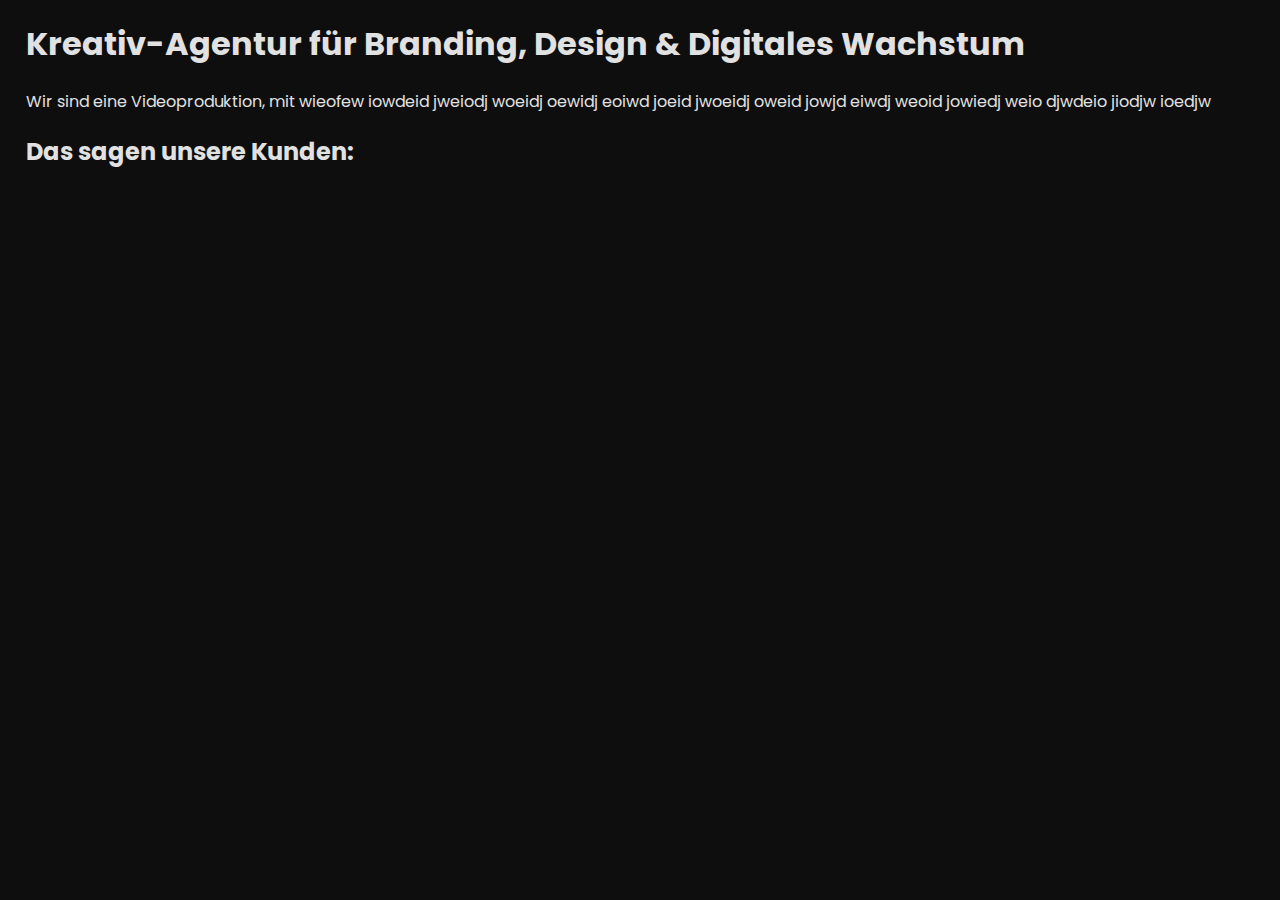
<file: bla bla test.html>
<!DOCTYPE html>
<html lang="en">
<head>
    <meta charset="UTF-8">
    <meta name="viewport" content="width=device-width, initial-scale=1.0">
    <title>Document</title>
    <link rel="stylesheet" href="style.css">
</head>
<body>
    <h1>Kreativ-Agentur
        <span>für Branding, Design & Digitales Wachstum</span>
    </h1>
    <p>Wir sind eine Videoproduktion, mit wieofew iowdeid jweiodj woeidj oewidj eoiwd joeid jwoeidj oweid jowjd eiwdj weoid jowiedj weio djwdeio jiodjw ioedjw</p>
    <h2>Das sagen unsere <span>Kunden:</span></h2>
</body>
</html>
</file>
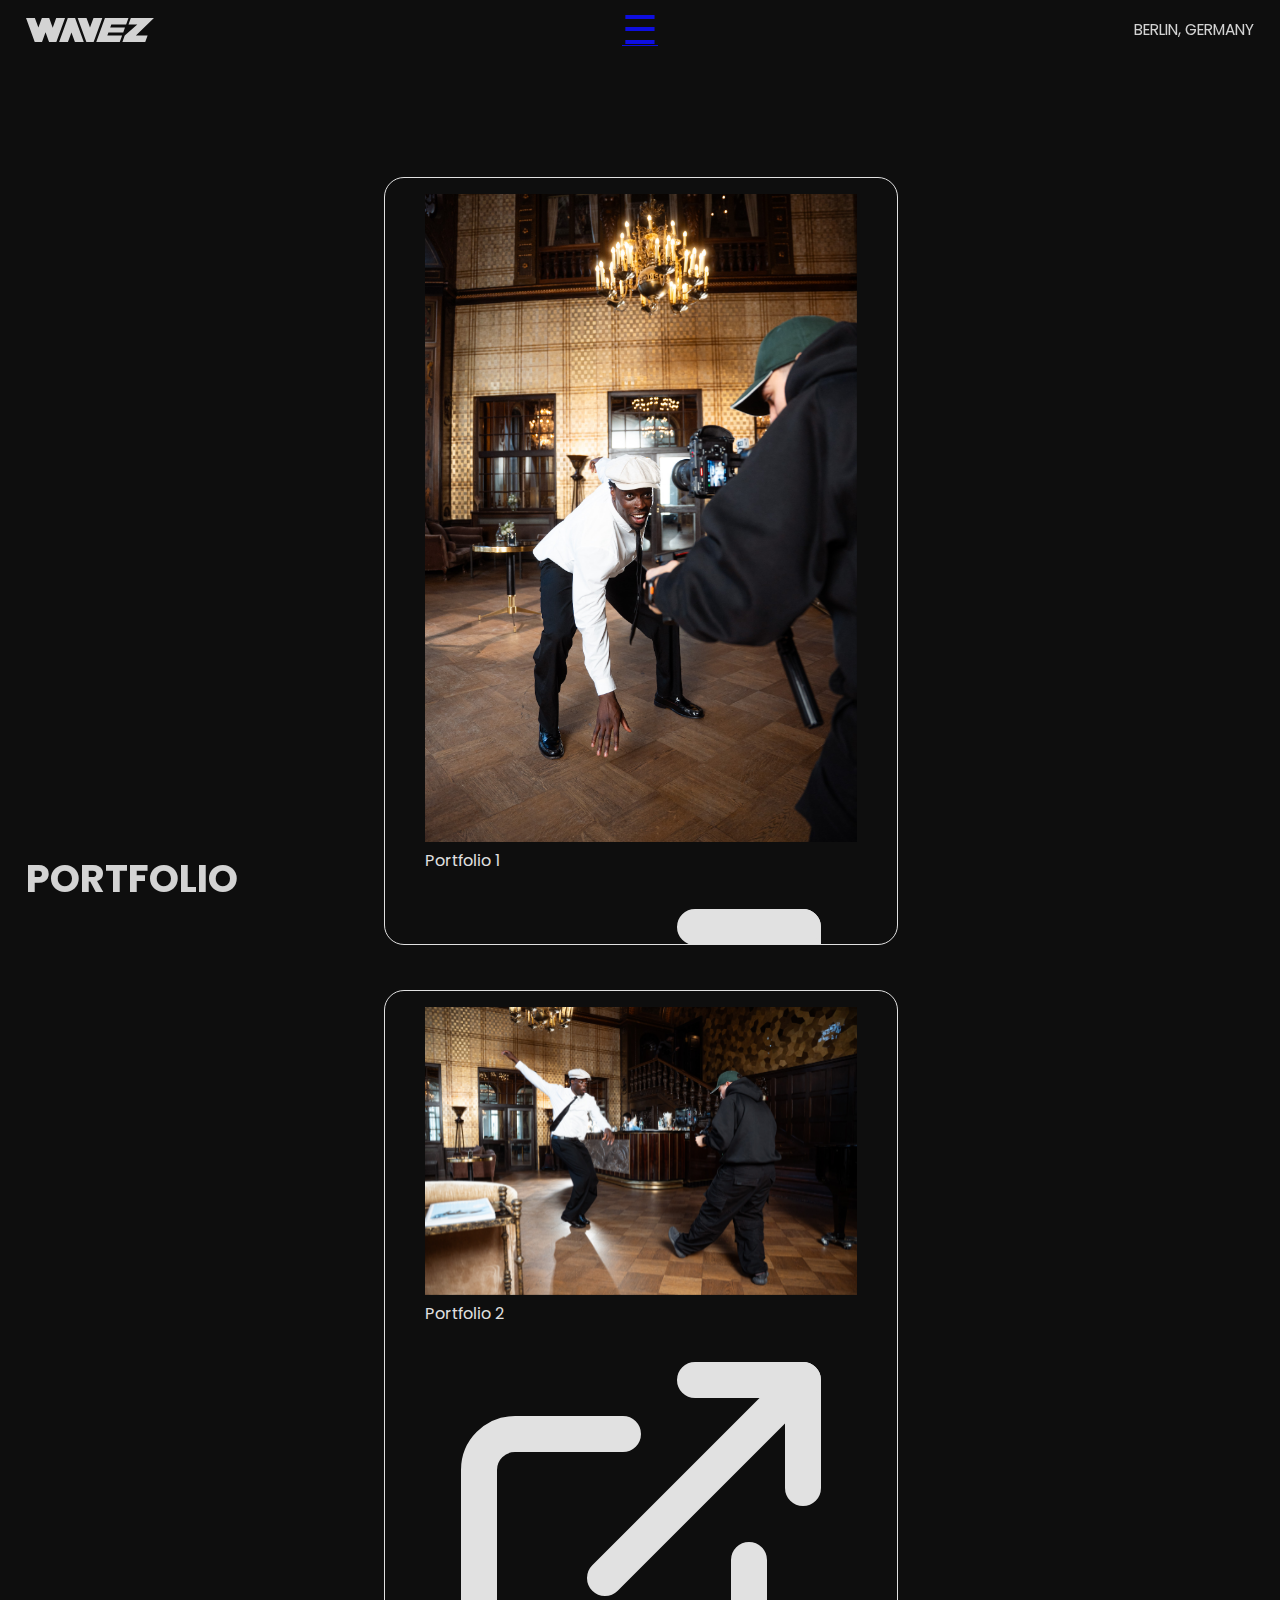
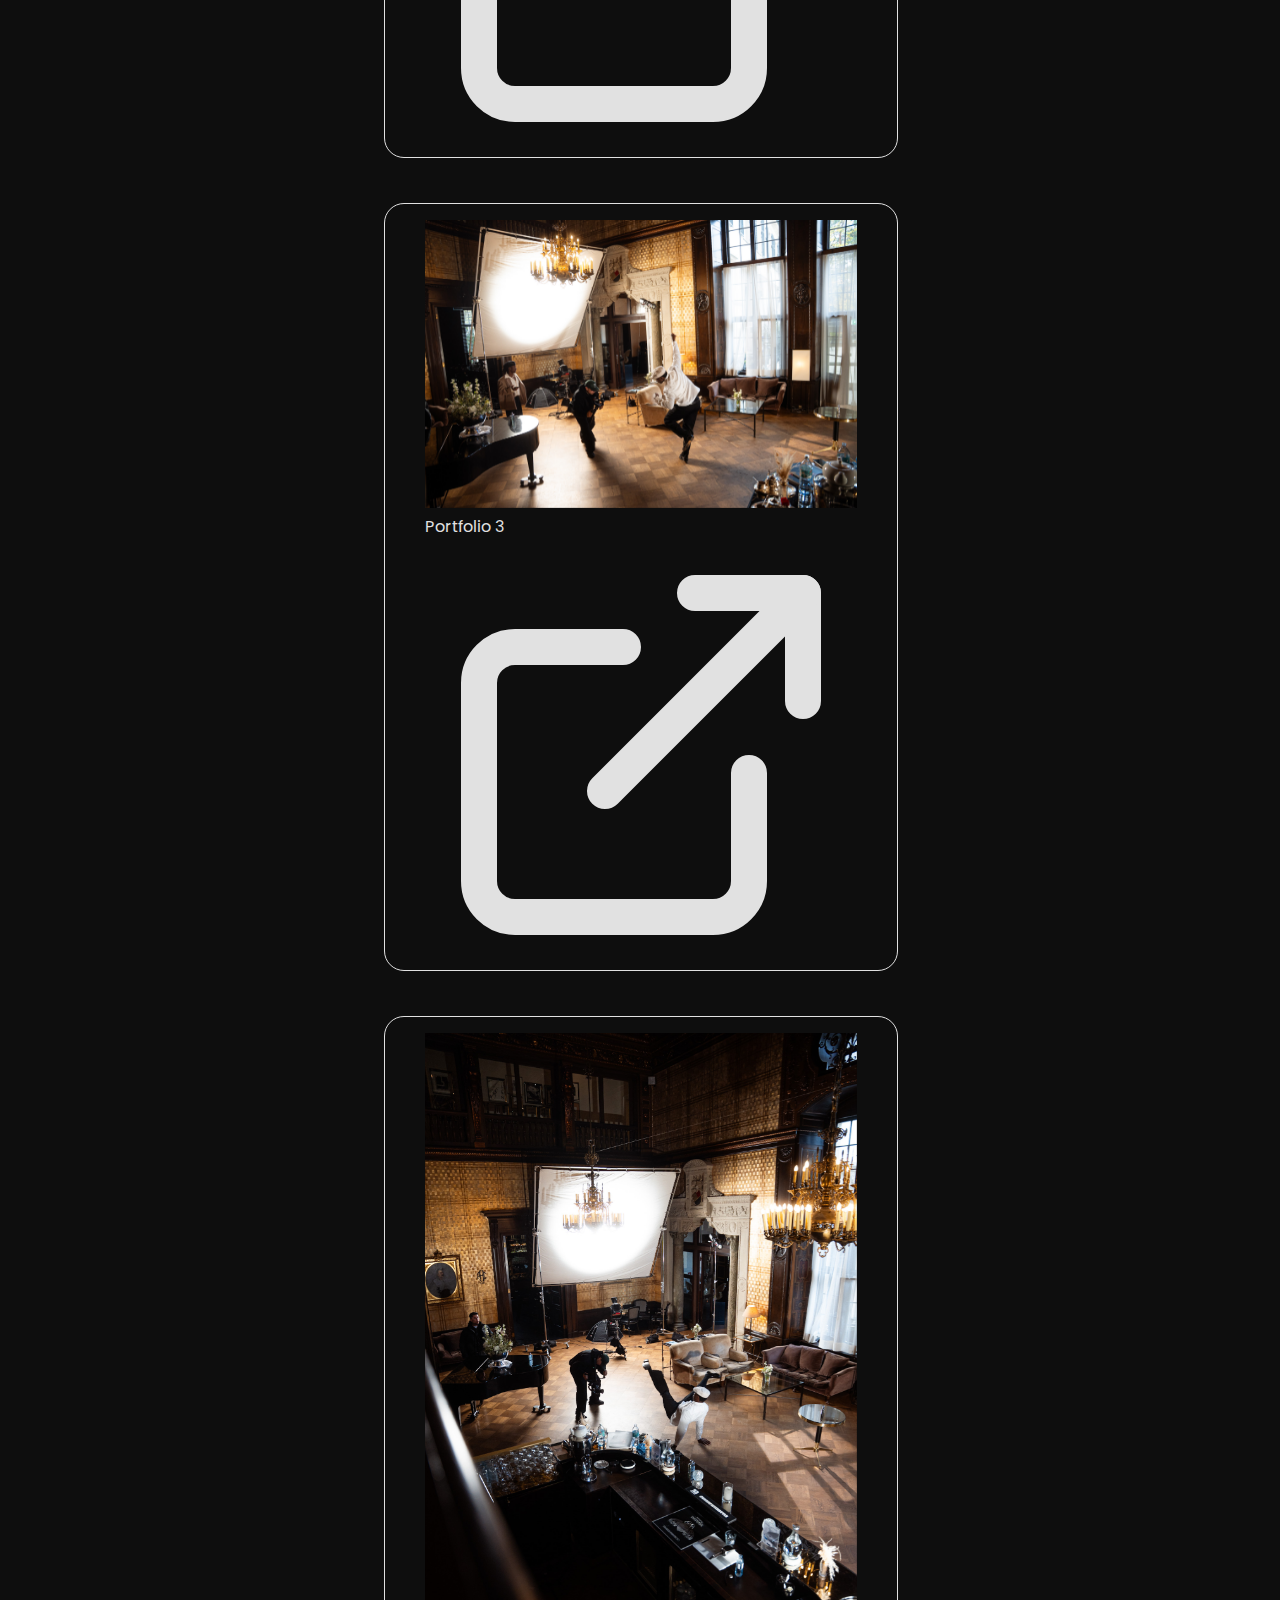
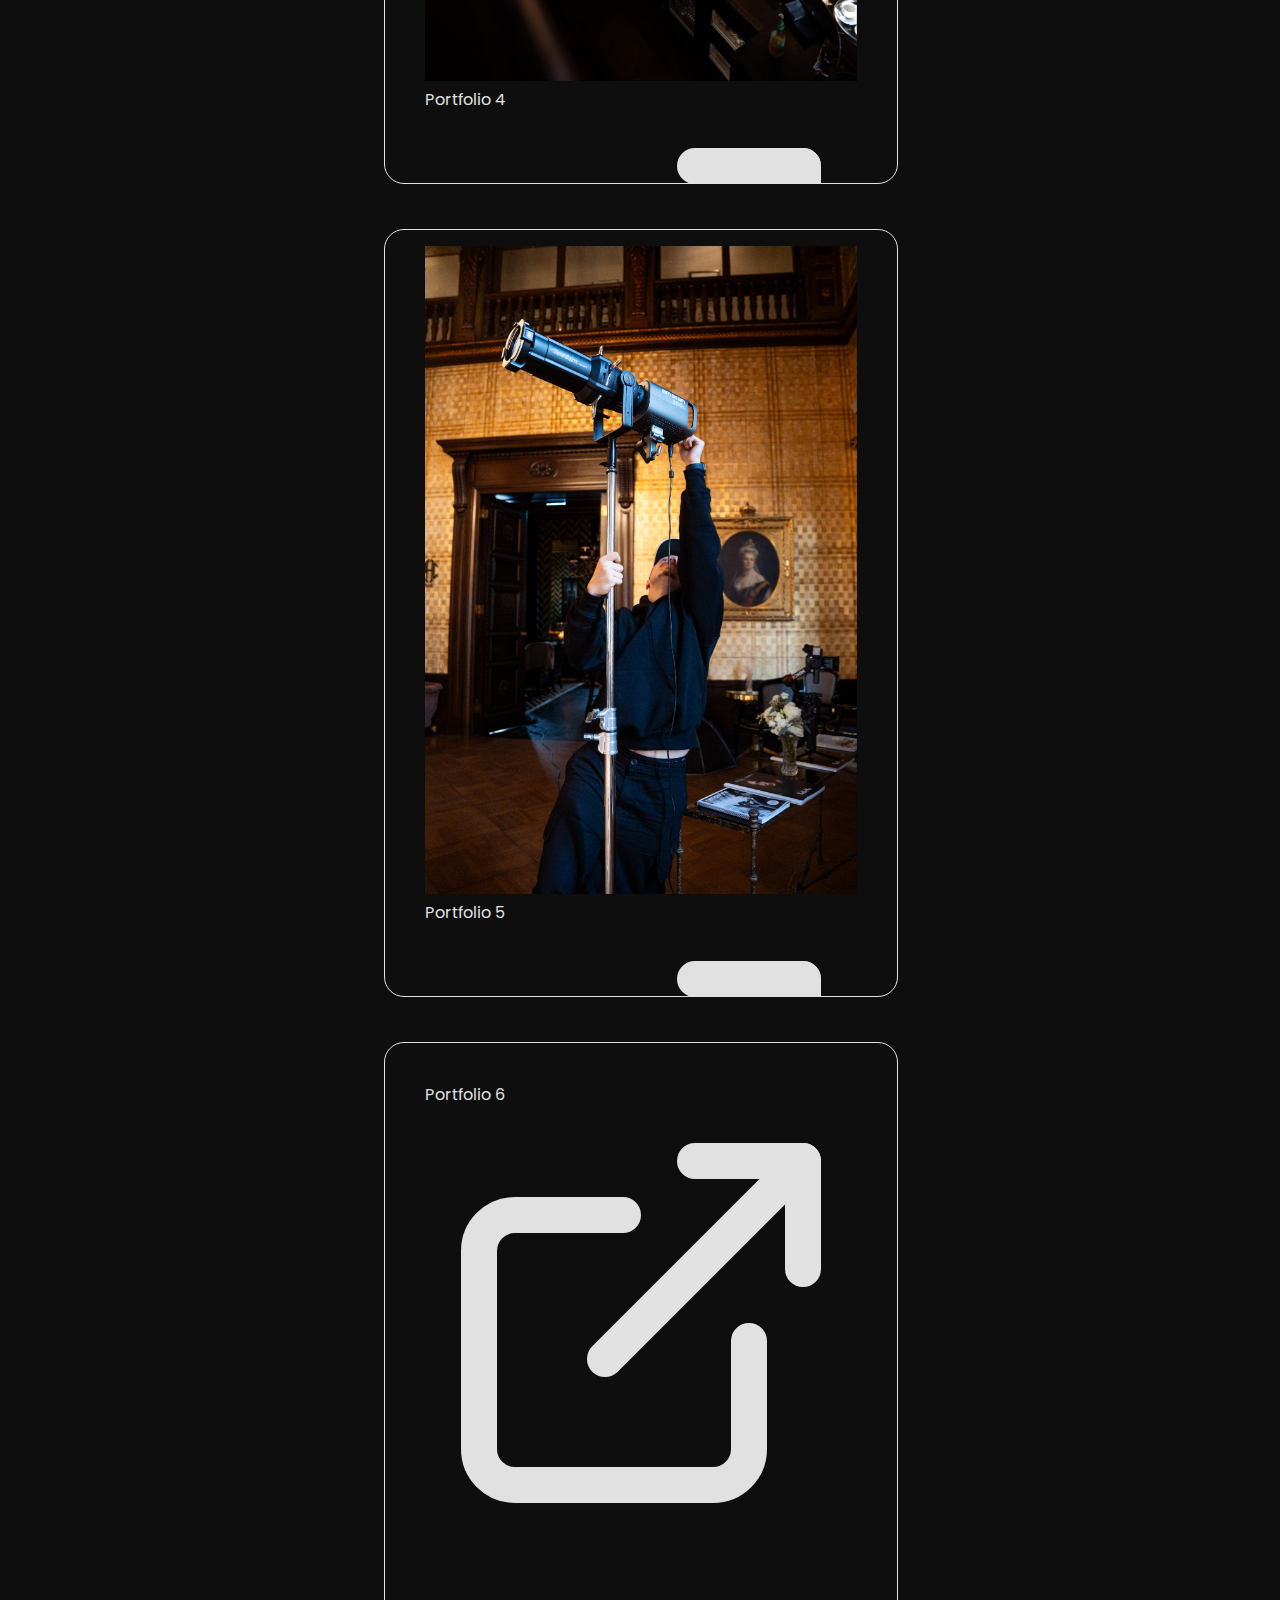
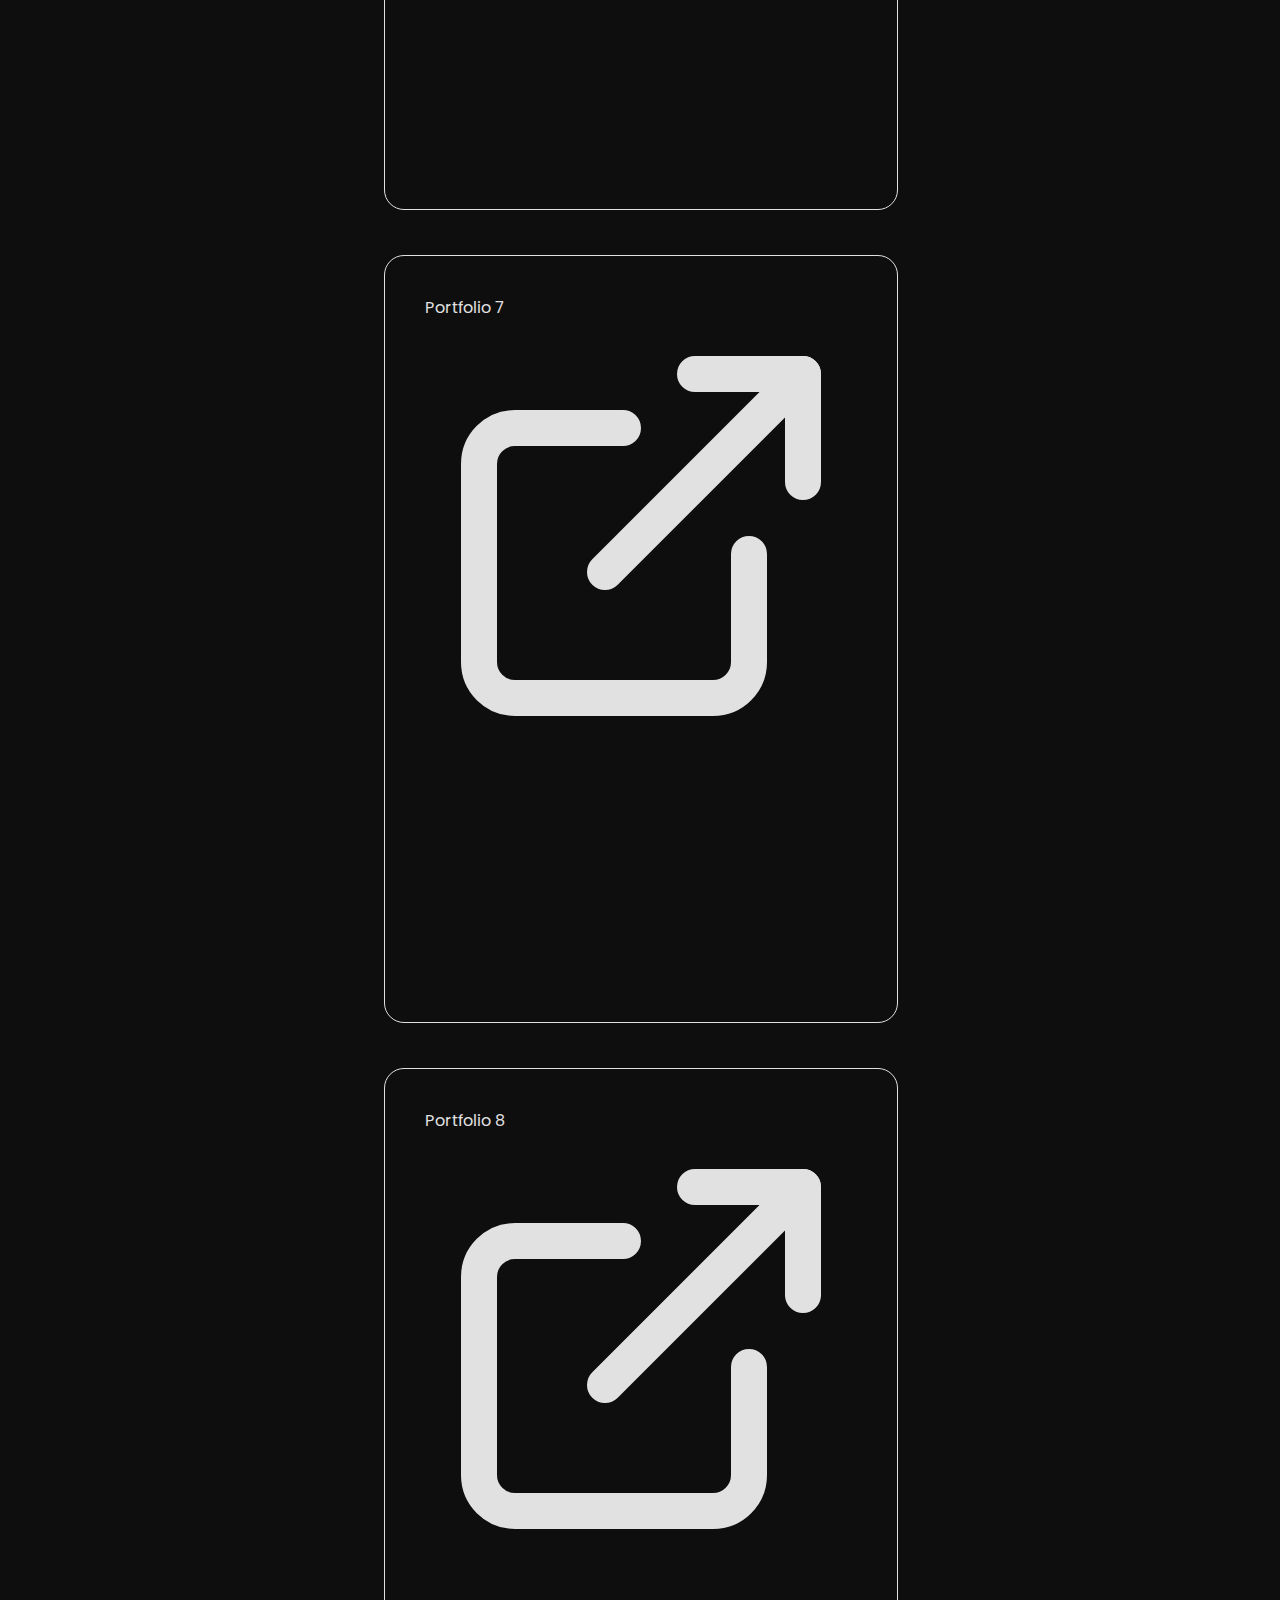
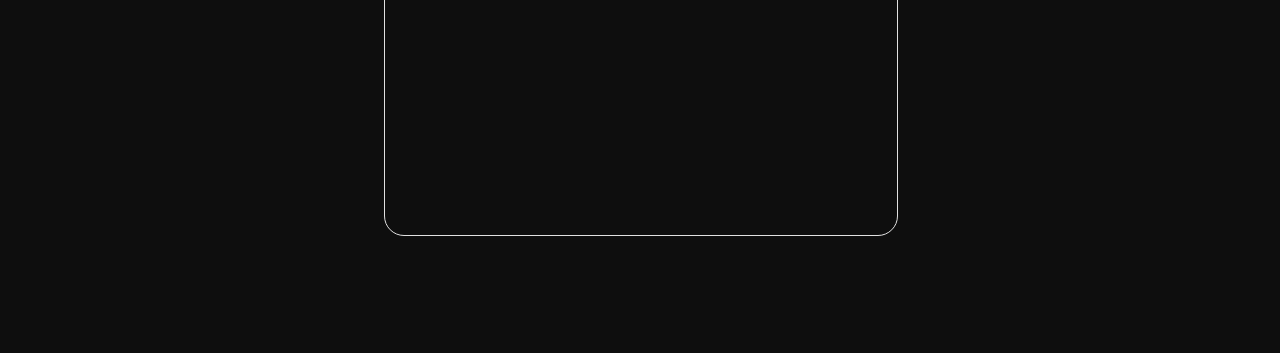
<file: echteportfolio.html>
<!DOCTYPE html>
<html lang="en">
<head>
    <meta charset="UTF-8">
    <meta name="viewport" content="width=device-width, initial-scale=1.0">
    <title>Document</title>
    
    <!-- Preload Variable Font für maximale Performance -->
    <link rel="preload" href="./fonts/Poppins_Complete/Fonts/WEB/fonts/Poppins-Variable.woff2" as="font" type="font/woff2" crossorigin>
    
    <!-- Preload GSAP für frühes Laden -->
    <link rel="preload" href="https://cdn.jsdelivr.net/npm/gsap@3/dist/gsap.min.js" as="script">
    
    <link rel="stylesheet" href="style.css">
    <link rel="stylesheet" href="styleport.css">
</head>
<body>
    <header>
        <img class="logo" src="./images/WAVEZ-LOGO-website.svg" alt="WAVEZ Logo">
        <nav class="burger-menu">
            <a href="portfolio copy.html"><span>☰</span></a>
        </nav>
        <span class="location">BERLIN, GERMANY</span>
    </header>
    <section class="portfolio-section">
        <h1 class="h1 portfolio-title">PORTFOLIO</h1>
        <div class="slider">
            <div class="slide-track">
                <div class="slide">
                    <article class="slide-image">
                        <figure>
                            <img src="./images/DSC00103.jpeg" alt="Portfolio Image 1" loading="lazy">
                            <figcaption>
                                Portfolio 1
                                <svg class="external-link-icon" viewBox="0 0 24 24" fill="none" xmlns="http://www.w3.org/2000/svg">
                                    <path d="M18 13v6a2 2 0 0 1-2 2H5a2 2 0 0 1-2-2V8a2 2 0 0 1 2-2h6" stroke="currentColor" stroke-width="2" stroke-linecap="round" stroke-linejoin="round"/>
                                    <path d="M15 3h6v6" stroke="currentColor" stroke-width="2" stroke-linecap="round" stroke-linejoin="round"/>
                                    <path d="M10 14L21 3" stroke="currentColor" stroke-width="2" stroke-linecap="round" stroke-linejoin="round"/>
                                </svg>
                            </figcaption>
                        </figure>
                    </article>
                    <div class="plus"></div>
                </div>
                <div class="slide">
                    <article class="slide-image">
                        <figure>
                            <img src="./images/DSC00110.jpeg" alt="Portfolio Image 2" loading="lazy">
                            <figcaption>
                                Portfolio 2
                                <svg class="external-link-icon" viewBox="0 0 24 24" fill="none" xmlns="http://www.w3.org/2000/svg">
                                    <path d="M18 13v6a2 2 0 0 1-2 2H5a2 2 0 0 1-2-2V8a2 2 0 0 1 2-2h6" stroke="currentColor" stroke-width="2" stroke-linecap="round" stroke-linejoin="round"/>
                                    <path d="M15 3h6v6" stroke="currentColor" stroke-width="2" stroke-linecap="round" stroke-linejoin="round"/>
                                    <path d="M10 14L21 3" stroke="currentColor" stroke-width="2" stroke-linecap="round" stroke-linejoin="round"/>
                                </svg>
                            </figcaption>
                        </figure>
                    </article>
                    <div class="plus"></div>
                </div>
                <div class="slide">
                    <article class="slide-image">
                        <figure>
                            <img src="./images/DSC00122.jpeg" alt="Portfolio Image 3" loading="lazy">
                            <figcaption>
                                Portfolio 3
                                <svg class="external-link-icon" viewBox="0 0 24 24" fill="none" xmlns="http://www.w3.org/2000/svg">
                                    <path d="M18 13v6a2 2 0 0 1-2 2H5a2 2 0 0 1-2-2V8a2 2 0 0 1 2-2h6" stroke="currentColor" stroke-width="2" stroke-linecap="round" stroke-linejoin="round"/>
                                    <path d="M15 3h6v6" stroke="currentColor" stroke-width="2" stroke-linecap="round" stroke-linejoin="round"/>
                                    <path d="M10 14L21 3" stroke="currentColor" stroke-width="2" stroke-linecap="round" stroke-linejoin="round"/>
                                </svg>
                            </figcaption>
                        </figure>
                    </article>
                    <div class="plus"></div>
                </div>
                <div class="slide">
                    <article class="slide-image">
                        <figure>
                            <img src="./images/DSC00129.jpeg" alt="Portfolio Image 4" loading="lazy">
                            <figcaption>
                                Portfolio 4
                                <svg class="external-link-icon" viewBox="0 0 24 24" fill="none" xmlns="http://www.w3.org/2000/svg">
                                    <path d="M18 13v6a2 2 0 0 1-2 2H5a2 2 0 0 1-2-2V8a2 2 0 0 1 2-2h6" stroke="currentColor" stroke-width="2" stroke-linecap="round" stroke-linejoin="round"/>
                                    <path d="M15 3h6v6" stroke="currentColor" stroke-width="2" stroke-linecap="round" stroke-linejoin="round"/>
                                    <path d="M10 14L21 3" stroke="currentColor" stroke-width="2" stroke-linecap="round" stroke-linejoin="round"/>
                                </svg>
                            </figcaption>
                        </figure>
                    </article>
                    <div class="plus"></div>
                </div>
                <div class="slide">
                    <article class="slide-image">
                        <figure>
                            <img src="./images/DSC00148.jpeg" alt="Portfolio Image 5" loading="lazy">
                            <figcaption>
                                Portfolio 5
                                <svg class="external-link-icon" viewBox="0 0 24 24" fill="none" xmlns="http://www.w3.org/2000/svg">
                                    <path d="M18 13v6a2 2 0 0 1-2 2H5a2 2 0 0 1-2-2V8a2 2 0 0 1 2-2h6" stroke="currentColor" stroke-width="2" stroke-linecap="round" stroke-linejoin="round"/>
                                    <path d="M15 3h6v6" stroke="currentColor" stroke-width="2" stroke-linecap="round" stroke-linejoin="round"/>
                                    <path d="M10 14L21 3" stroke="currentColor" stroke-width="2" stroke-linecap="round" stroke-linejoin="round"/>
                                </svg>
                            </figcaption>
                        </figure>
                    </article>
                    <div class="plus"></div>
                </div>
                <div class="slide">
                    <article class="slide-image">
                        <figure>
                            <img src="./images/DSC00175.jpeg" alt="Portfolio Image 6" loading="lazy">
                            <figcaption>
                                Portfolio 6
                                <svg class="external-link-icon" viewBox="0 0 24 24" fill="none" xmlns="http://www.w3.org/2000/svg">
                                    <path d="M18 13v6a2 2 0 0 1-2 2H5a2 2 0 0 1-2-2V8a2 2 0 0 1 2-2h6" stroke="currentColor" stroke-width="2" stroke-linecap="round" stroke-linejoin="round"/>
                                    <path d="M15 3h6v6" stroke="currentColor" stroke-width="2" stroke-linecap="round" stroke-linejoin="round"/>
                                    <path d="M10 14L21 3" stroke="currentColor" stroke-width="2" stroke-linecap="round" stroke-linejoin="round"/>
                                </svg>
                            </figcaption>
                        </figure>
                    </article>
                    <div class="plus"></div>
                </div>
                <div class="slide">
                    <article class="slide-image">
                        <figure>
                            <img src="./images/DSC00203.jpeg" alt="Portfolio Image 7" loading="lazy">
                            <figcaption>
                                Portfolio 7
                                <svg class="external-link-icon" viewBox="0 0 24 24" fill="none" xmlns="http://www.w3.org/2000/svg">
                                    <path d="M18 13v6a2 2 0 0 1-2 2H5a2 2 0 0 1-2-2V8a2 2 0 0 1 2-2h6" stroke="currentColor" stroke-width="2" stroke-linecap="round" stroke-linejoin="round"/>
                                    <path d="M15 3h6v6" stroke="currentColor" stroke-width="2" stroke-linecap="round" stroke-linejoin="round"/>
                                    <path d="M10 14L21 3" stroke="currentColor" stroke-width="2" stroke-linecap="round" stroke-linejoin="round"/>
                                </svg>
                            </figcaption>
                        </figure>
                    </article>
                    <div class="plus"></div>
                </div>
                <div class="slide">
                    <article class="slide-image">
                        <figure>
                            <img src="./images/DSC00257.jpeg" alt="Portfolio Image 8" loading="lazy">
                            <figcaption>
                                Portfolio 8
                                <svg class="external-link-icon" viewBox="0 0 24 24" fill="none" xmlns="http://www.w3.org/2000/svg">
                                    <path d="M18 13v6a2 2 0 0 1-2 2H5a2 2 0 0 1-2-2V8a2 2 0 0 1 2-2h6" stroke="currentColor" stroke-width="2" stroke-linecap="round" stroke-linejoin="round"/>
                                    <path d="M15 3h6v6" stroke="currentColor" stroke-width="2" stroke-linecap="round" stroke-linejoin="round"/>
                                    <path d="M10 14L21 3" stroke="currentColor" stroke-width="2" stroke-linecap="round" stroke-linejoin="round"/>
                                </svg>
                            </figcaption>
                        </figure>
                    </article>
                    <div class="plus"></div>
                </div>
            </div>
        </div>
    </section>
    <script src="main.js"></script>
    <script>
        document.querySelectorAll('.plus').forEach(plus => {
            plus.addEventListener('click', () => plus.closest('.slide').classList.toggle('active'));
        });
    </script>
</body>
</html>
</file>
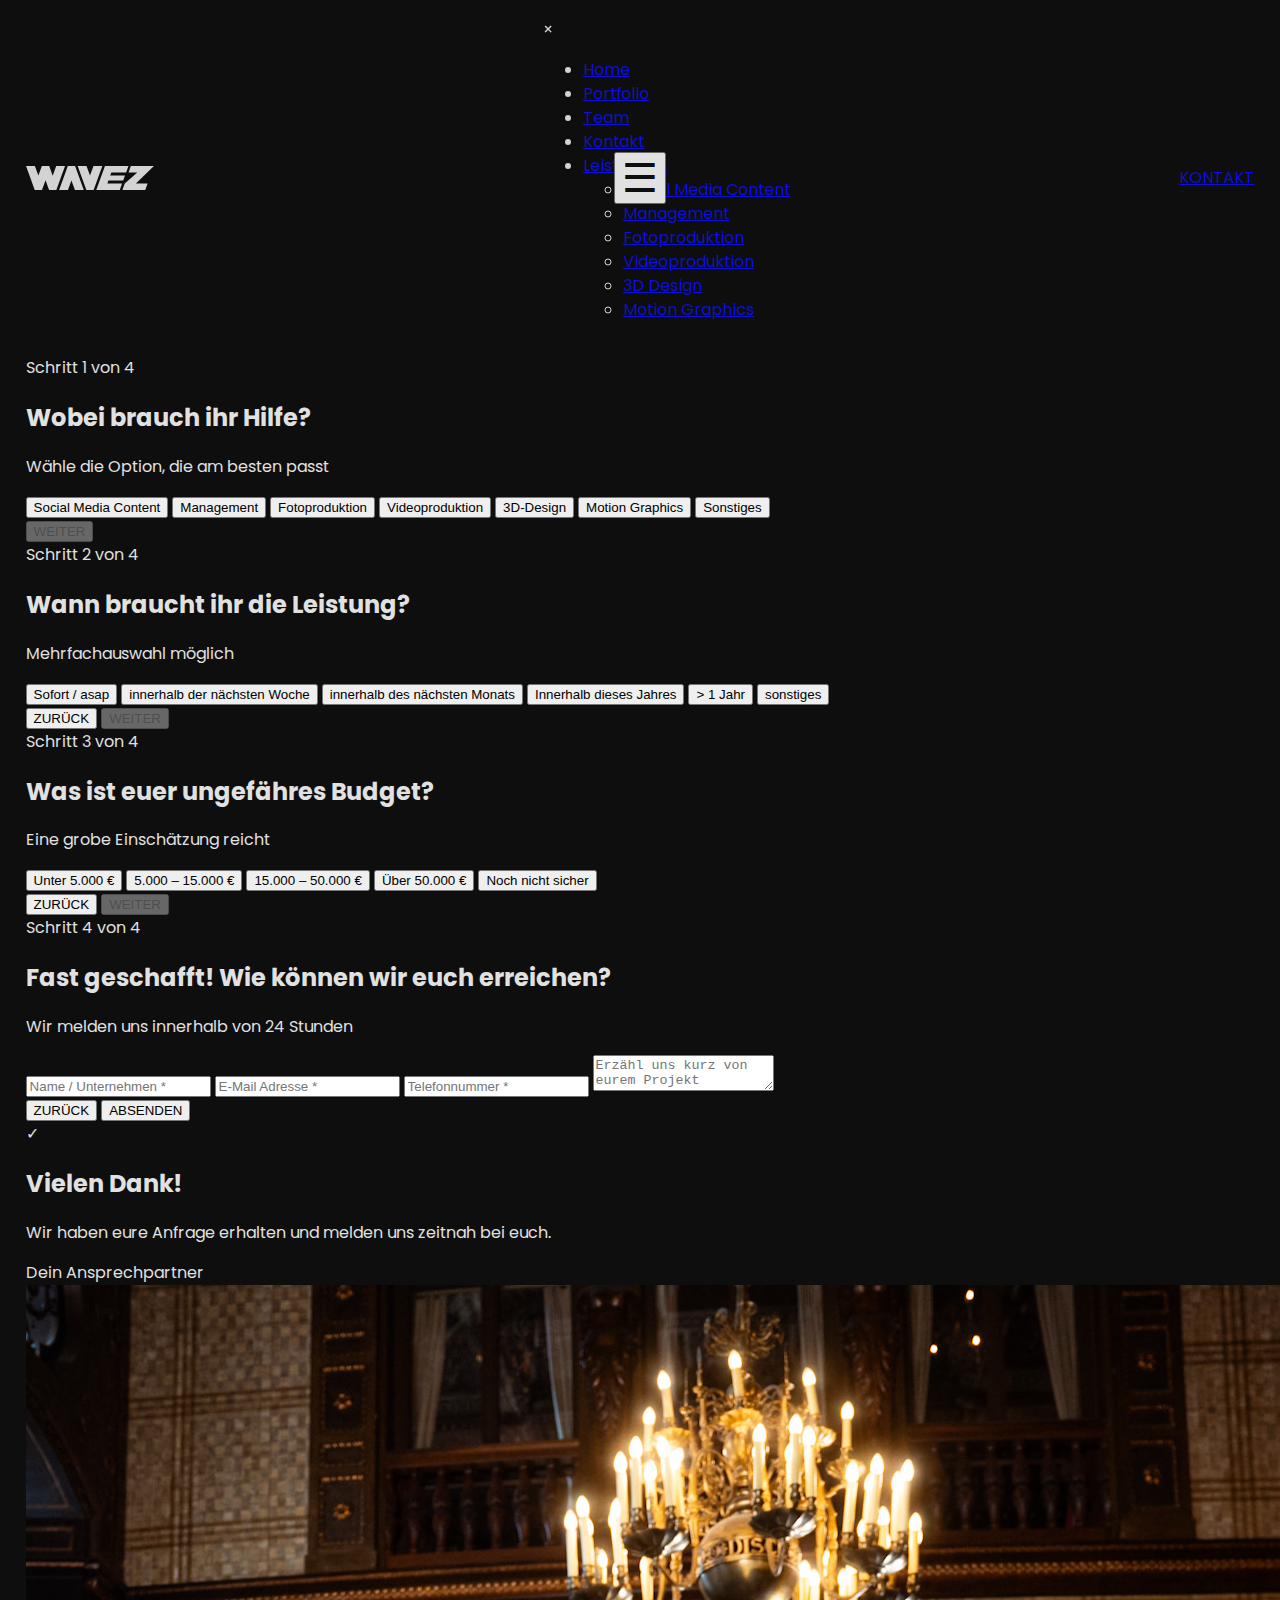
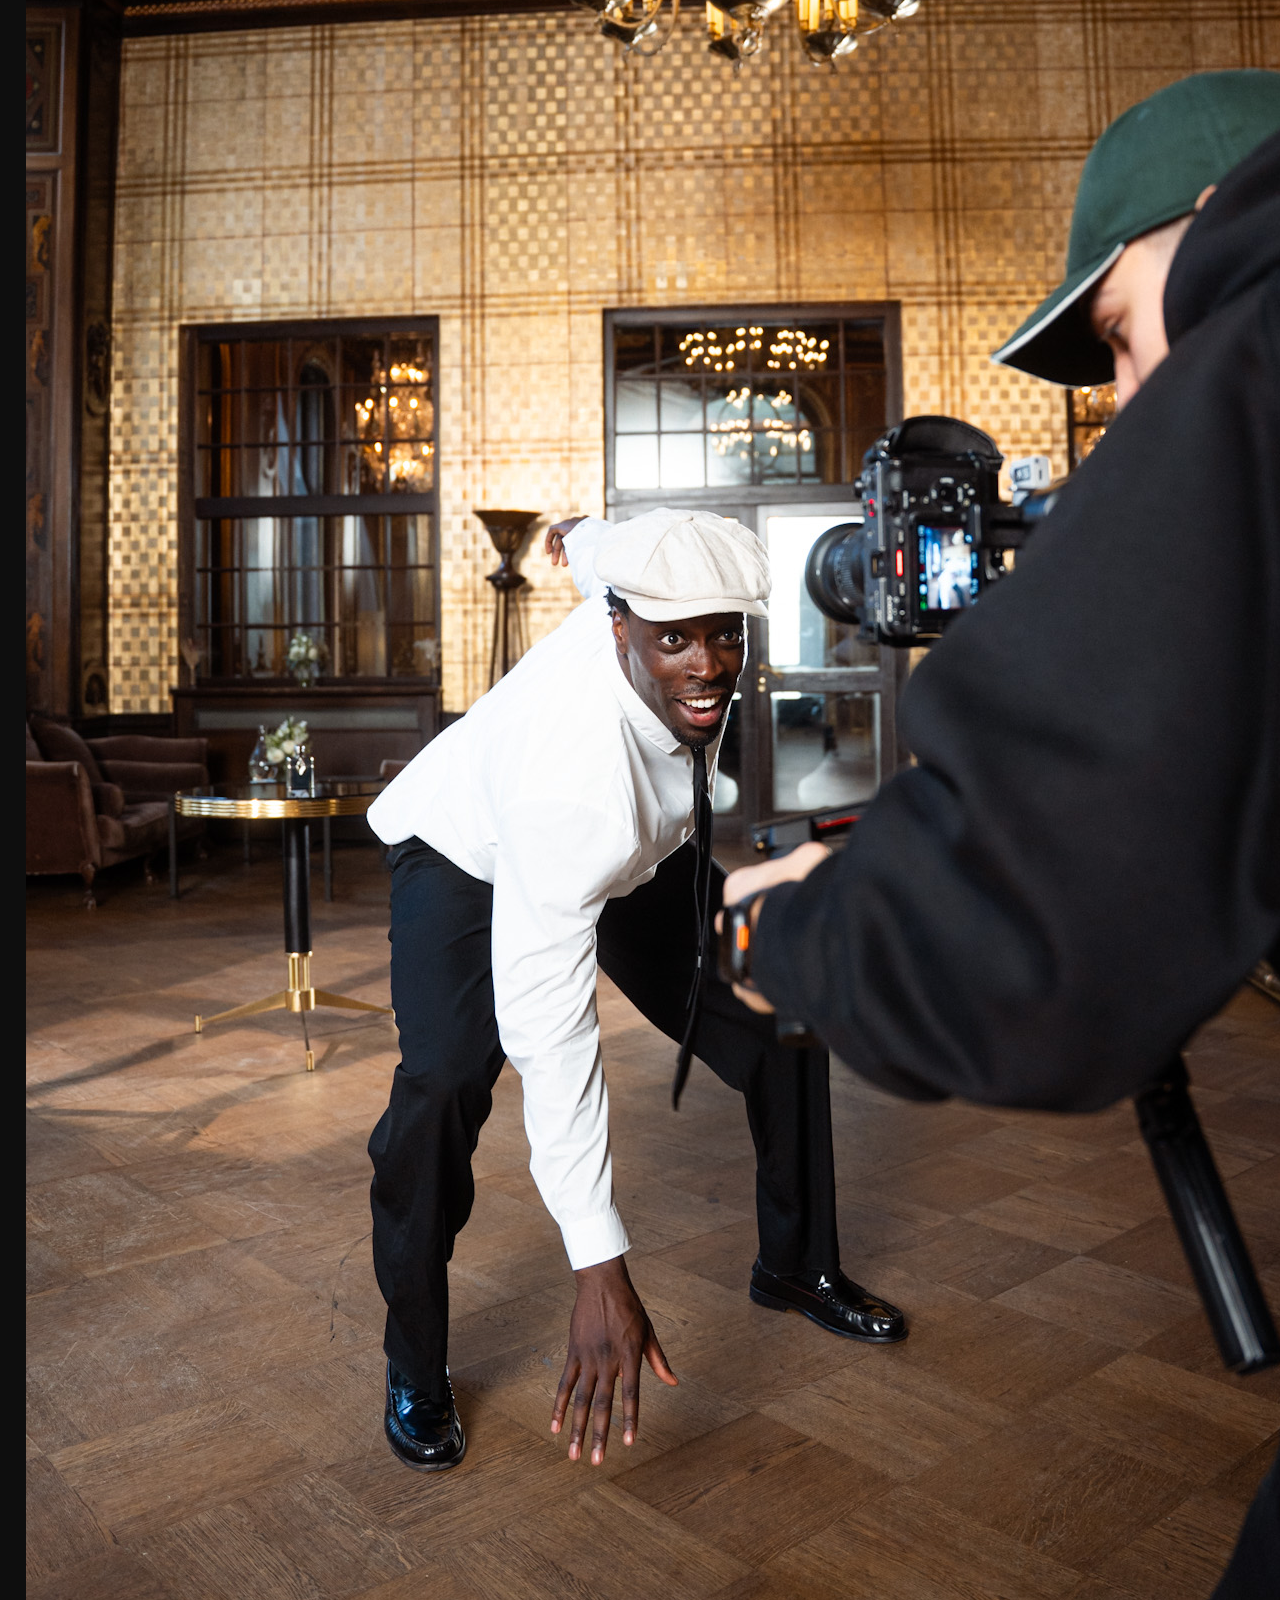
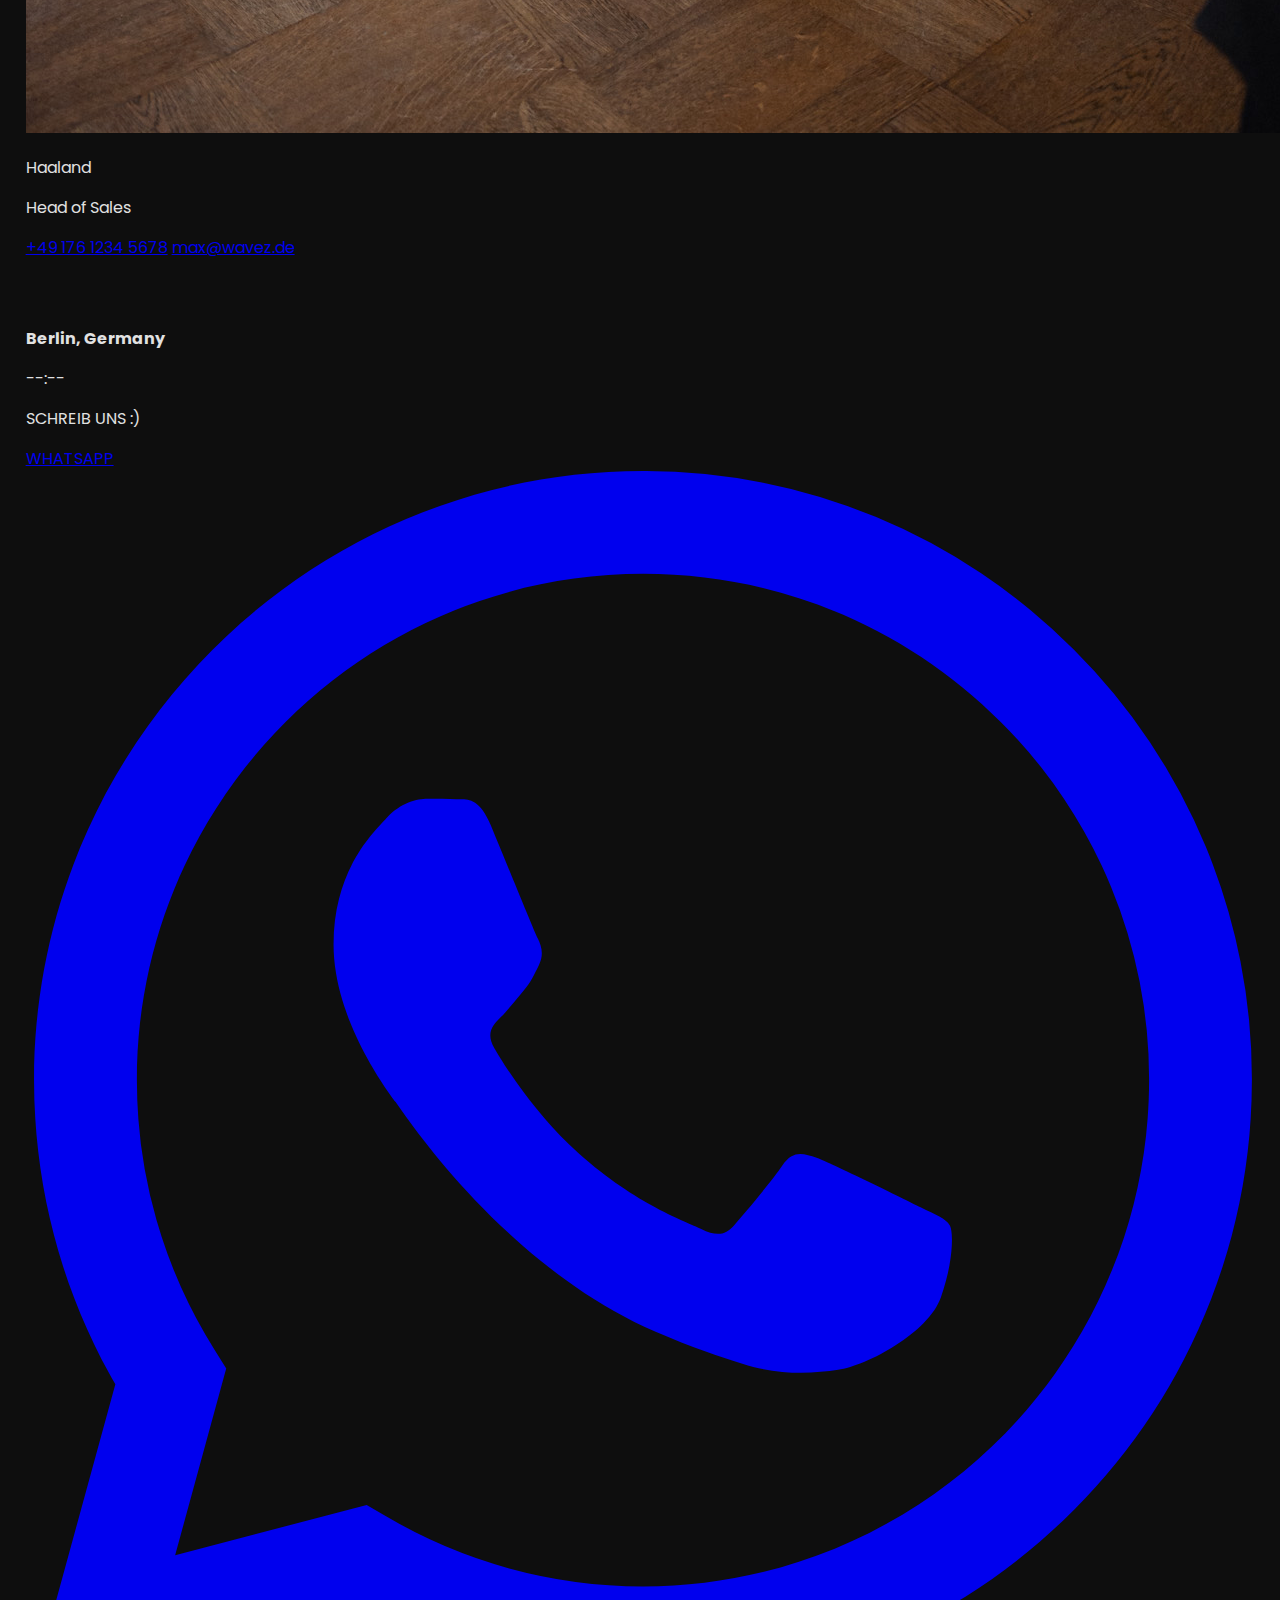
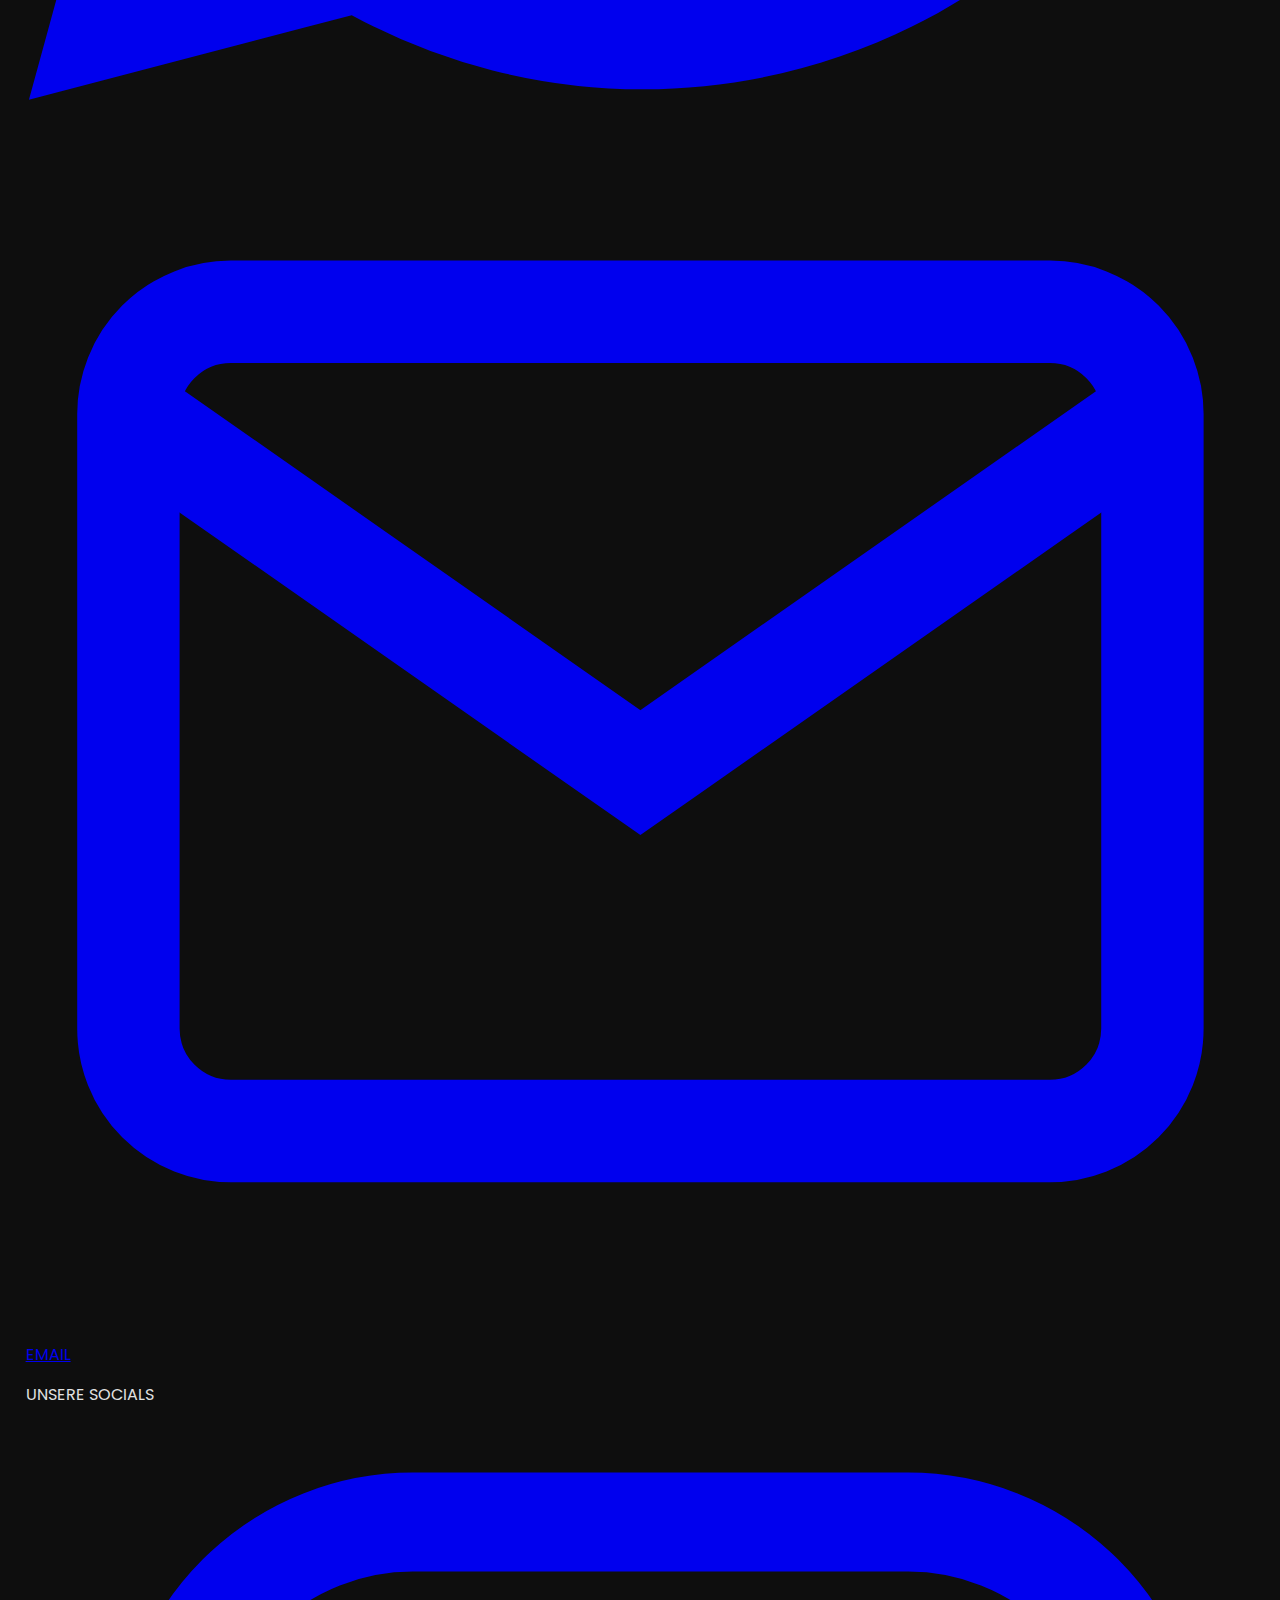
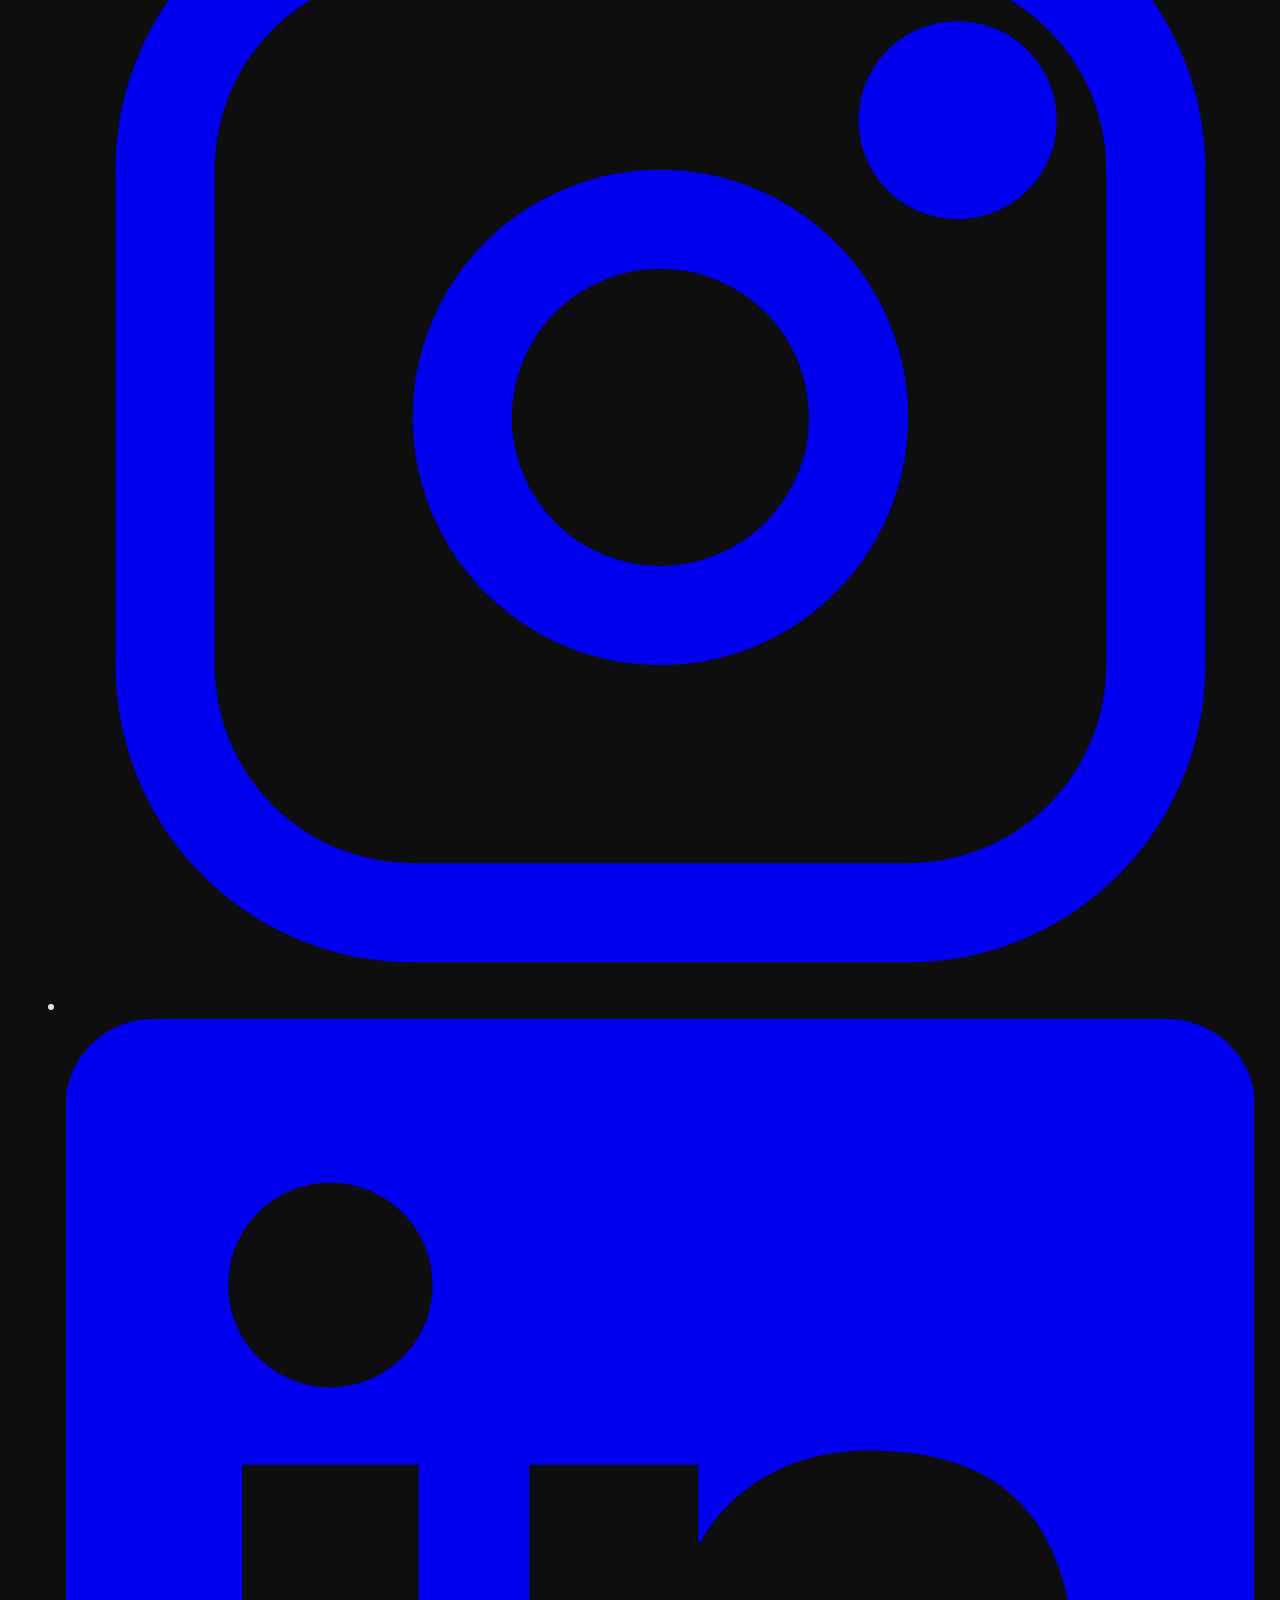
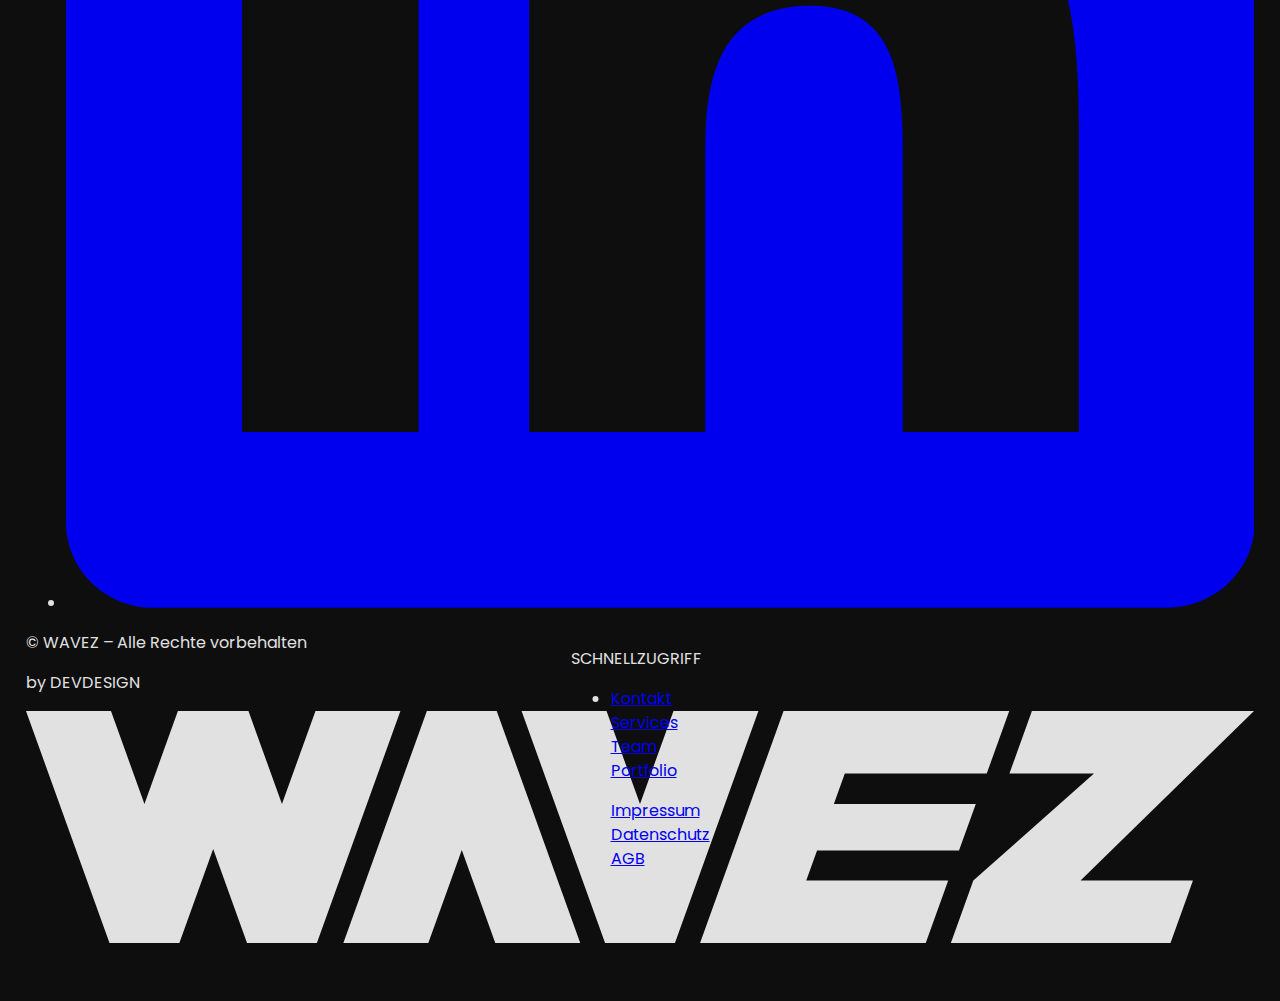
<file: Fragebogen.html>
<!DOCTYPE html>
<html lang="de">
<head>
    <meta charset="UTF-8">
    <meta name="viewport" content="width=device-width, initial-scale=1.0">
    <link rel="stylesheet" href="style.css">
    
    <title>Fragebogen | WAVEZ</title>
    <link rel="preload" href="./fonts/Poppins_Complete/Fonts/WEB/fonts/Poppins-Variable.woff2" as="font" type="font/woff2" crossorigin>
</head>
<body>
    <header>
        <img class="logo" src="./images/WAVEZ-LOGO-website.svg" alt="WAVEZ Logo">
        <nav class="burger-menu">
            <button class="burger-button">
                <span class="burger-icon">☰</span>
            </a>
        </nav>
        <div class="nav-overlay">
            <span class="close-icon">×</span>
            <ul class="nav-list">
                <li><a href="/">Home</a></li>
                <li><a href="portfolio.html">Portfolio</a></li>
                <li><a href="team.html">Team</a></li>
                <li><a href="fragebogen.html">Kontakt</a></li>
                <li class="nav-item-has-submenu">
                    <a href="#" class="nav-submenu-toggle">Leistungen</a>
                    <ul class="nav-submenu">
                        <li><a href="smc.html">Social Media Content</a></li>
                        <li><a href="#">Management</a></li>
                        <li><a href="#">Fotoproduktion</a></li>
                        <li><a href="#">Videoproduktion</a></li>
                        <li><a href="#">3D Design</a></li>
                        <li><a href="#">Motion Graphics</a></li>
                    </ul>
                </li>
            </ul>
        </div>
        <a href="kontakt.html" class="kontakt-button">KONTAKT</a>    
    </header>

    <main class="fragebogen-wrapper page-content">
        <div class="fragebogen">
            <div class="progress">
            <div class="progress-step active"></div>
            <div class="progress-step"></div>
            <div class="progress-step"></div>
            <div class="progress-step"></div>
        </div>

        <!-- Step 1 -->
        <div class="step active" data-step="1">
            <span class="step-label">Schritt 1 von 4</span>
            <h2>Wobei brauch ihr Hilfe?</h2>
            <p>Wähle die Option, die am besten passt</p>
            <div class="options">
                <button class="option" data-value="Social Media Content">Social Media Content</button>
                <button class="option" data-value="Management">Management</button>
                <button class="option" data-value="Fotoproduktion">Fotoproduktion</button>
                <button class="option" data-value="Videoproduktion">Videoproduktion</button>
                <button class="option" data-value="3D-Design">3D-Design</button>
                <button class="option" data-value="Motion Graphics">Motion Graphics</button>
                <button class="option" data-value="other">Sonstiges</button>
            </div>
            <div class="nav-btns">
                <button class="btn btn-next" disabled>WEITER</button>
            </div>
        </div>

        <!-- Step 2 -->
        <div class="step" data-step="2">
            <span class="step-label">Schritt 2 von 4</span>
            <h2>Wann braucht ihr die Leistung?</h2>
            <p>Mehrfachauswahl möglich</p>
            <div class="options multi">
                <button class="option" data-value="asap">Sofort / asap</button>
                <button class="option" data-value="woche">innerhalb der nächsten Woche</button>
                <button class="option" data-value="monat">innerhalb des nächsten Monats</button>
                <button class="option" data-value="jahr">Innerhalb dieses Jahres</button>
                <button class="option" data-value="jahre">> 1 Jahr</button>
                <button class="option" data-value="sonstiges">sonstiges</button>
            </div>
            <div class="nav-btns">
                <button class="btn btn-back">ZURÜCK</button>
                <button class="btn btn-next" disabled>WEITER</button>
            </div>
        </div>

        <!-- Step 3 -->
        <div class="step" data-step="3">
            <span class="step-label">Schritt 3 von 4</span>
            <h2>Was ist euer ungefähres Budget?</h2>
            <p>Eine grobe Einschätzung reicht</p>
            <div class="options">
                <button class="option" data-value="small">Unter 5.000 €</button>
                <button class="option" data-value="medium">5.000 – 15.000 €</button>
                <button class="option" data-value="large">15.000 – 50.000 €</button>
                <button class="option" data-value="enterprise">Über 50.000 €</button>
                <button class="option" data-value="unsure">Noch nicht sicher</button>
            </div>
            <div class="nav-btns">
                <button class="btn btn-back">ZURÜCK</button>
                <button class="btn btn-next" disabled>WEITER</button>
            </div>
        </div>

        <!-- Step 4 -->
        <div class="step" data-step="4">
            <span class="step-label">Schritt 4 von 4</span>
            <h2>Fast geschafft! Wie können wir euch erreichen?</h2>
            <p>Wir melden uns innerhalb von 24 Stunden</p>
            <input type="text" id="name" placeholder="Name / Unternehmen *" required>
            <input type="email" id="email" placeholder="E-Mail Adresse *" required>
            <input type="tel" id="phone" placeholder="Telefonnummer *" required>
            <textarea id="message" placeholder="Erzähl uns kurz von eurem Projekt (optional)"></textarea>
            <div class="nav-btns">
                <button class="btn btn-back">ZURÜCK</button>
                <button class="btn btn-next">ABSENDEN</button>
            </div>
        </div>

            <!-- Success -->
            <div class="step success" data-step="5">
                <div class="checkmark">✓</div>
                <h2>Vielen Dank!</h2>
                <p>Wir haben eure Anfrage erhalten und melden uns zeitnah bei euch.</p>
            </div>
        </div>
        
        <aside class="sidebar">
            <div class="sidebar-line"></div>
            <div class="sidebar-content">
                <span class="sidebar-label">Dein Ansprechpartner</span>
                <img class="sidebar-img" src="./images/DSC00103.jpeg" alt="Ansprechpartner">
                <div>
                    <p class="sidebar-name">Haaland</p>
                    <p class="sidebar-role">Head of Sales</p>
                </div>
                <div class="sidebar-contact">
                    <a href="tel:+4917612345678">+49 176 1234 5678</a>
                    <a href="mailto:max@wavez.de">max@wavez.de</a>
                </div>
            </div>
        </aside>
    </main>
    <footer class="section footer">
        <div class="footer-main">
            <div class="footer-col footer-location">
                <p class="footer-city"><strong>Berlin, Germany</strong></p>
                <time class="footer-time" id="berlin-time" datetime="12:32">--:--</time>
            </div>
            
            <div class="footer-col footer-contact">
                <p class="footer-title">SCHREIB UNS :)</p>
                <a href="https://wa.me/4917678901234" class="footer-btn whatsapp" aria-label="Kontakt via WhatsApp">
                    <span>WHATSAPP</span>
                    <svg viewBox="0 0 24 24" fill="currentColor"><path d="M17.472 14.382c-.297-.149-1.758-.867-2.03-.967-.273-.099-.471-.148-.67.15-.197.297-.767.966-.94 1.164-.173.199-.347.223-.644.075-.297-.15-1.255-.463-2.39-1.475-.883-.788-1.48-1.761-1.653-2.059-.173-.297-.018-.458.13-.606.134-.133.298-.347.446-.52.149-.174.198-.298.298-.497.099-.198.05-.371-.025-.52-.075-.149-.669-1.612-.916-2.207-.242-.579-.487-.5-.669-.51-.173-.008-.371-.01-.57-.01-.198 0-.52.074-.792.372-.272.297-1.04 1.016-1.04 2.479 0 1.462 1.065 2.875 1.213 3.074.149.198 2.096 3.2 5.077 4.487.709.306 1.262.489 1.694.625.712.227 1.36.195 1.871.118.571-.085 1.758-.719 2.006-1.413.248-.694.248-1.289.173-1.413-.074-.124-.272-.198-.57-.347m-5.421 7.403h-.004a9.87 9.87 0 01-5.031-1.378l-.361-.214-3.741.982.998-3.648-.235-.374a9.86 9.86 0 01-1.51-5.26c.001-5.45 4.436-9.884 9.888-9.884 2.64 0 5.122 1.03 6.988 2.898a9.825 9.825 0 012.893 6.994c-.003 5.45-4.437 9.884-9.885 9.884m8.413-18.297A11.815 11.815 0 0012.05 0C5.495 0 .16 5.335.157 11.892c0 2.096.547 4.142 1.588 5.945L.057 24l6.305-1.654a11.882 11.882 0 005.683 1.448h.005c6.554 0 11.89-5.335 11.893-11.893a11.821 11.821 0 00-3.48-8.413z"/></svg>
                </a>
                <a href="mailto:info@wavez.de" class="footer-btn email" aria-label="Kontakt per E-Mail">
                    <svg viewBox="0 0 24 24" fill="none" stroke="currentColor" stroke-width="2"><rect x="2" y="4" width="20" height="16" rx="2"/><path d="m22 6-10 7L2 6"/></svg>
                    <span>EMAIL</span>
                </a>
            </div>
            
            <div class="footer-col footer-socials">
                <p class="footer-title">UNSERE SOCIALS</p>
                <ul class="social-links">
                    <li>
                        <a href="https://instagram.com/wavez" aria-label="WAVEZ auf Instagram">
                            <svg viewBox="0 0 24 24" fill="none" stroke="currentColor" stroke-width="2"><rect x="2" y="2" width="20" height="20" rx="5"/><circle cx="12" cy="12" r="4"/><circle cx="18" cy="6" r="1" fill="currentColor"/></svg>
                        </a>
                    </li>
                    <li>
                        <a href="https://linkedin.com/company/wavez" aria-label="WAVEZ auf LinkedIn">
                            <svg viewBox="0 0 24 24" fill="currentColor"><path d="M20.447 20.452h-3.554v-5.569c0-1.328-.027-3.037-1.852-3.037-1.853 0-2.136 1.445-2.136 2.939v5.667H9.351V9h3.414v1.561h.046c.477-.9 1.637-1.85 3.37-1.85 3.601 0 4.267 2.37 4.267 5.455v6.286zM5.337 7.433c-1.144 0-2.063-.926-2.063-2.065 0-1.138.92-2.063 2.063-2.063 1.14 0 2.064.925 2.064 2.063 0 1.139-.925 2.065-2.064 2.065zm1.782 13.019H3.555V9h3.564v11.452zM22.225 0H1.771C.792 0 0 .774 0 1.729v20.542C0 23.227.792 24 1.771 24h20.451C23.2 24 24 23.227 24 22.271V1.729C24 .774 23.2 0 22.222 0h.003z"/></svg>
                        </a>
                    </li>
                </ul>
            </div>
            
            <nav class="footer-col footer-nav" aria-label="Footer Schnellzugriff">
                <p class="footer-title">SCHNELLZUGRIFF</p>
                <div class="footer-nav-wrapper">
                    <ul class="footer-nav-col">
                        <li><a href="#kontakt">Kontakt</a></li>
                        <li><a href="#services">Services</a></li>
                        <li><a href="#team">Team</a></li>
                        <li><a href="#portfolio">Portfolio</a></li>
                    </ul>
                    <ul class="footer-nav-col">
                        <li><a href="#impressum">Impressum</a></li>
                        <li><a href="#datenschutz">Datenschutz</a></li>
                        <li><a href="#agb">AGB</a></li>
                    </ul>
                </div>
            </nav>
        </div>
        
        <div class="footer-bottom">
            <p>© WAVEZ – Alle Rechte vorbehalten</p>
            <p>by DEVDESIGN</p>
        </div>
        
        <div class="footer-logo">
            <img src="./images/WAVEZ-LOGO-website.svg" alt="WAVEZ">
        </div>
    </footer>
<script src="main.js"></script>
</body>
</html>
</file>
<file: style.css>
/* Poppins Variable Font - Maximale Performance (1 Datei statt 9) */
@font-face {
    font-family: 'Poppins';
    src: url('./fonts/Poppins_Complete/Fonts/WEB/fonts/Poppins-Variable.woff2') format('woff2'),
         url('./fonts/Poppins_Complete/Fonts/WEB/fonts/Poppins-Variable.woff') format('woff');
    font-weight: 100 900; /* Alle Weights von 100 bis 900 in einer Datei */
    font-style: normal;
    font-display: swap;
}

body {
    padding-left: clamp(1rem, 2vw, 2vw);
    padding-right: clamp(1rem, 2vw, 2vw);
    background-color: #0E0E0E;
    color: #E1E1E1;
    font-family: 'Poppins', sans-serif;
    margin: 0;
    position: relative;
}

header {
    display: flex;
    justify-content: space-between;
    align-items: center;
    padding: 2vh 0;
    position: sticky;
    top: 0;
    background: transparent;
    mix-blend-mode: difference;
    z-index: 1000;
    
    /* z-index entfernen */
}

.logo {
    width: clamp(120px, 10vw, 180px);

    /* isolation entfernen */
}

nav {
    position: absolute;
    left: 50%;
    transform: translateX(-50%);
}

nav span {
    font-size: clamp(1.5rem, 4vw, 2.5rem);
}

.location {
    font-size: clamp(0.75rem, 1.2vw, 1rem);
}

.h1 {
    font-size: clamp(2rem, 3vw, 5rem);
    line-height: 1.1;
    position: relative;
    margin-bottom: 0;
}

.h1 span {
    font-size: clamp(2rem, 3vw, 5rem);
    font-weight: 600;
}

.kreativ-agentur-text {
    position: relative;
    display: inline-block;
    font-weight: 600 !;
}

.schrift-svg {
    position: absolute;
    top: 35%;
    left: 50%;
    transform: translate(-50%, -50%);
    width: 175%;
    height: 175%;
    pointer-events: none;
    z-index: 1;
    overflow: visible;
    
}


.p {
    font-weight: 300;
    font-size: clamp(1rem, 1.4vw, 1.25rem);
}
.erstgesprach {
    background-color: #004CB2;
    color: #E1E1E1;
    padding: clamp(0.75rem, 1vw, 1rem) clamp(1.5rem, 2vw, 2rem);
    font-weight: 300;
    cursor: pointer;
    border: none;
    align-self: flex-start;
    font-size: clamp(0.6rem, 0.9vw, 0.8rem); /* Mittelweg */  
    width: auto;
}

.h2 {
    margin-top: 0;
    font-weight: 600;
    font-size: clamp(2rem, 3vw, 5rem);
    line-height: 1;
}
.h2 span {
    font-weight: 600
}
.h2-hero {
    margin-top: 0;
    font-weight: 600;
    font-size: clamp(1.5rem, 2vw, 2.5rem);
    line-height: 1;
    padding-left: clamp(0.75rem, 1.5vw, 1.5rem);
}

blockquote img {
    width: clamp(30px, 5vw, 60px);
    height: auto;
}

.test-container {
    display: grid;
    grid-template-columns: repeat(auto-fit, minmax(min(50%, 500px), 1fr));
    gap: 1rem;
    column-gap: 5rem;
}

.img-mobil {
    display: grid;
    grid-template-columns: 1fr 1fr;
    gap: 1rem;
}


@media (min-width: 1125px) {
    .hero-section {
        height: 90dvh;
        display: flex;
        flex-direction: column;
        justify-content: center;
        
    }
    .img-mobil {
        display: none; /* Beste Performance */
    }
    .test-container {
        grid-template-columns: 1fr 1fr; /* Explizites Grid */
    }
    .test-img {
        display: block; /* Sichtbar auf Desktop */
        grid-column: 1;
    }
    .test-content-wrapper {
        grid-column: 2;
        grid-template-rows: 1fr auto; /* Auf Desktop: nur 2 Zeilen (ohne Bilder) */
    }
}
@media (max-width: 1124px) {
  .test-img {
    display: none; /* Versteckt auf Mobile */
  }
}

/* Hero Section - Normale Section ohne Basis-Klasse */
.hero-section {
    width: 100%;
    min-height: auto;
    padding-bottom: clamp(3rem, 6vw, 8rem);
}

/* Spezifische Section-Unterklassen */
/* .hero-test-section hat spezifische Eigenschaften in Media Queries */
.test-content-wrapper {
    display: grid;
    gap: 3rem;
}

.test-grid-top {
    display: flex;
    flex-direction: column;
    gap: clamp(0.8rem, 1.3vw, 1.3rem);
    padding-top: clamp(0px, calc(5vh - 4vw), 5vh);

}

  .grid > div:last-child {
    grid-row: span 2;
  }

  .test-img {
    width: 100%;
    aspect-ratio: 1/1;
    object-fit: cover;
    margin-inline: auto 0;
  }

  .test-img-mobile {
    width: 100%;
    aspect-ratio: 1/1;
    object-fit: cover;
  }
.h2-quote-container {
    padding-top: clamp(0.75rem, 1.5vw, 1.5rem);
}

.test-quote {
    display: grid;
    grid-template-columns: 1fr; 
    grid-template-rows: auto auto; /* Zwei Zeilen */
    padding: clamp(0.75rem, 1.5vw, 1.5rem);
    border-top: 0.5px solid #E1E1E1; 
    font-size: clamp(0.75rem, 1.2vw, 1rem);
    max-width: clamp(300px, 90vw, 1200px);
    margin: 0 0;
}
  
  .test-logo {
    grid-row: 1;
  }
  
  .quote-name-title-logo {
    grid-row: 1;
    display: flex;
    gap: clamp(0.75rem, 1.5vw, 1.5rem);
    align-items: start;
}

.quote-name-title-logo > * {
    flex: 0 0 auto;
}

  .quote-name {
    font-weight: 600;
    margin-bottom: 0;
    margin-top: 0;
  }
  .quote-title {
    font-size: clamp(0.75rem, 1vw, 0.875rem);
    margin: 0;
  }

  .quote-text {
    grid-row: 3;
    font-size: clamp(0.75rem, 1vw, 0.875rem);
    margin-bottom: 0;
  }

  /* Spezifische Eigenschaften für section-Unterklassen auf Desktop */
  .section {
    padding-block: clamp(2rem, 4vw, 5rem);
  }
.referenz-raster {
    display: grid;
    grid-template-columns: repeat(4, 1fr);
    gap: 1em;
    margin-top: 3vh;
}

.referenz-raster img {
    width: 100%;
    height: auto;
    display: block;
    aspect-ratio: 1/1;
    border: 0.5px solid #E1E1E1;
    object-fit: cover;
}
</file>
<file: styleport.css>
/* Poppins Variable Font - Maximale Performance (1 Datei statt 9) */
@font-face {
    font-family: 'Poppins';
    src: url('./fonts/Poppins_Complete/Fonts/WEB/fonts/Poppins-Variable.woff2') format('woff2'),
         url('./fonts/Poppins_Complete/Fonts/WEB/fonts/Poppins-Variable.woff') format('woff');
    font-weight: 100 900; /* Alle Weights von 100 bis 900 in einer Datei */
    font-style: normal;
    font-display: swap;
}

body {
    padding-left: clamp(1rem, 2vw, 2vw);
    padding-right: clamp(1rem, 2vw, 2vw);
    background-color: #0E0E0E;
    color: #E1E1E1;
    font-family: 'Poppins', sans-serif;
    margin: 0;
    position: relative;
}

header {
    display: flex;
    justify-content: space-between;
    align-items: center;
    padding: 2vh 0;
    position: sticky;
    top: 0;
    background: transparent;
    mix-blend-mode: difference;
    z-index: 1000;
    
    /* z-index entfernen */
}

.logo {
    width: clamp(120px, 10vw, 180px);

    /* isolation entfernen */
}

.burger-menu {
    position: absolute;
    left: 50%;
    transform: translateX(-50%);
}

nav span {
    font-size: clamp(1.5rem, 4vw, 2.5rem);
}

.portfolio-section {
    min-height: 200vh; /* Genug Platz zum Scrollen */
    padding: 5vh 0;
    overflow: hidden;
}

.slider {
    position: relative;
    width: 100%;
    min-height: 100vh;
    overflow: visible;
    user-select: none;
}

.slide-track {
    position: relative;
    width: 100%;
    display: flex;
    flex-direction: column;
    align-items: center;
    gap: 5vh;
    padding: clamp(5vh, 8vh, 15vh) 0;
}

.slide {
    flex-shrink: 0;
    width: clamp(350px, 40vw, 600px);
    height: clamp(500px, 60vw, 850px);
    position: relative;
    overflow: visible;
    display: flex;
    flex-direction: column;
    cursor: pointer;
    aspect-ratio: 1 / 1;
}


.slide-image {
    width: 100%;
    height: 100%;
    overflow: hidden;
    flex: 1;
    border-radius: 20px;
    border: 1px solid #E1E1E1;

}

.slide-image img {
    width: 100%;
    height: 100%;
    object-fit: cover;
    will-change: transform, opacity;
    user-select: none;
}

.slide-overlay {
    position: absolute;
    bottom: -1.75rem;
    left: 0;
    right: 0;
    display: flex;
    justify-content: space-between;
    align-items: center;
    pointer-events: none;
    z-index: 10;
    transition: opacity 0.3s ease;
    opacity: 0;
}

.slide:hover .slide-overlay {
    opacity: calc(1 - var(--slider-moving, 1));
}

.project-title {
    font-weight: 500;
    font-size: 0.8rem;

}

.project-arrow {
    width: 16px;
    height: 16px;
}
.project-arow svg {
    stroke: #fff;
    stroke-width: 2;
}

.portfolio-text-container {
    display: flex;
    flex-direction: column;
    align-items: center;
    justify-content: center;
    height: 100vh;
    width: 100%;
    position: relative;
}

.portfolio-title {
    position: fixed;
    bottom: 0;
    font-size: clamp(2rem, 3vw, 5rem);
    mix-blend-mode: difference;
    z-index: 10;
}
</file>
